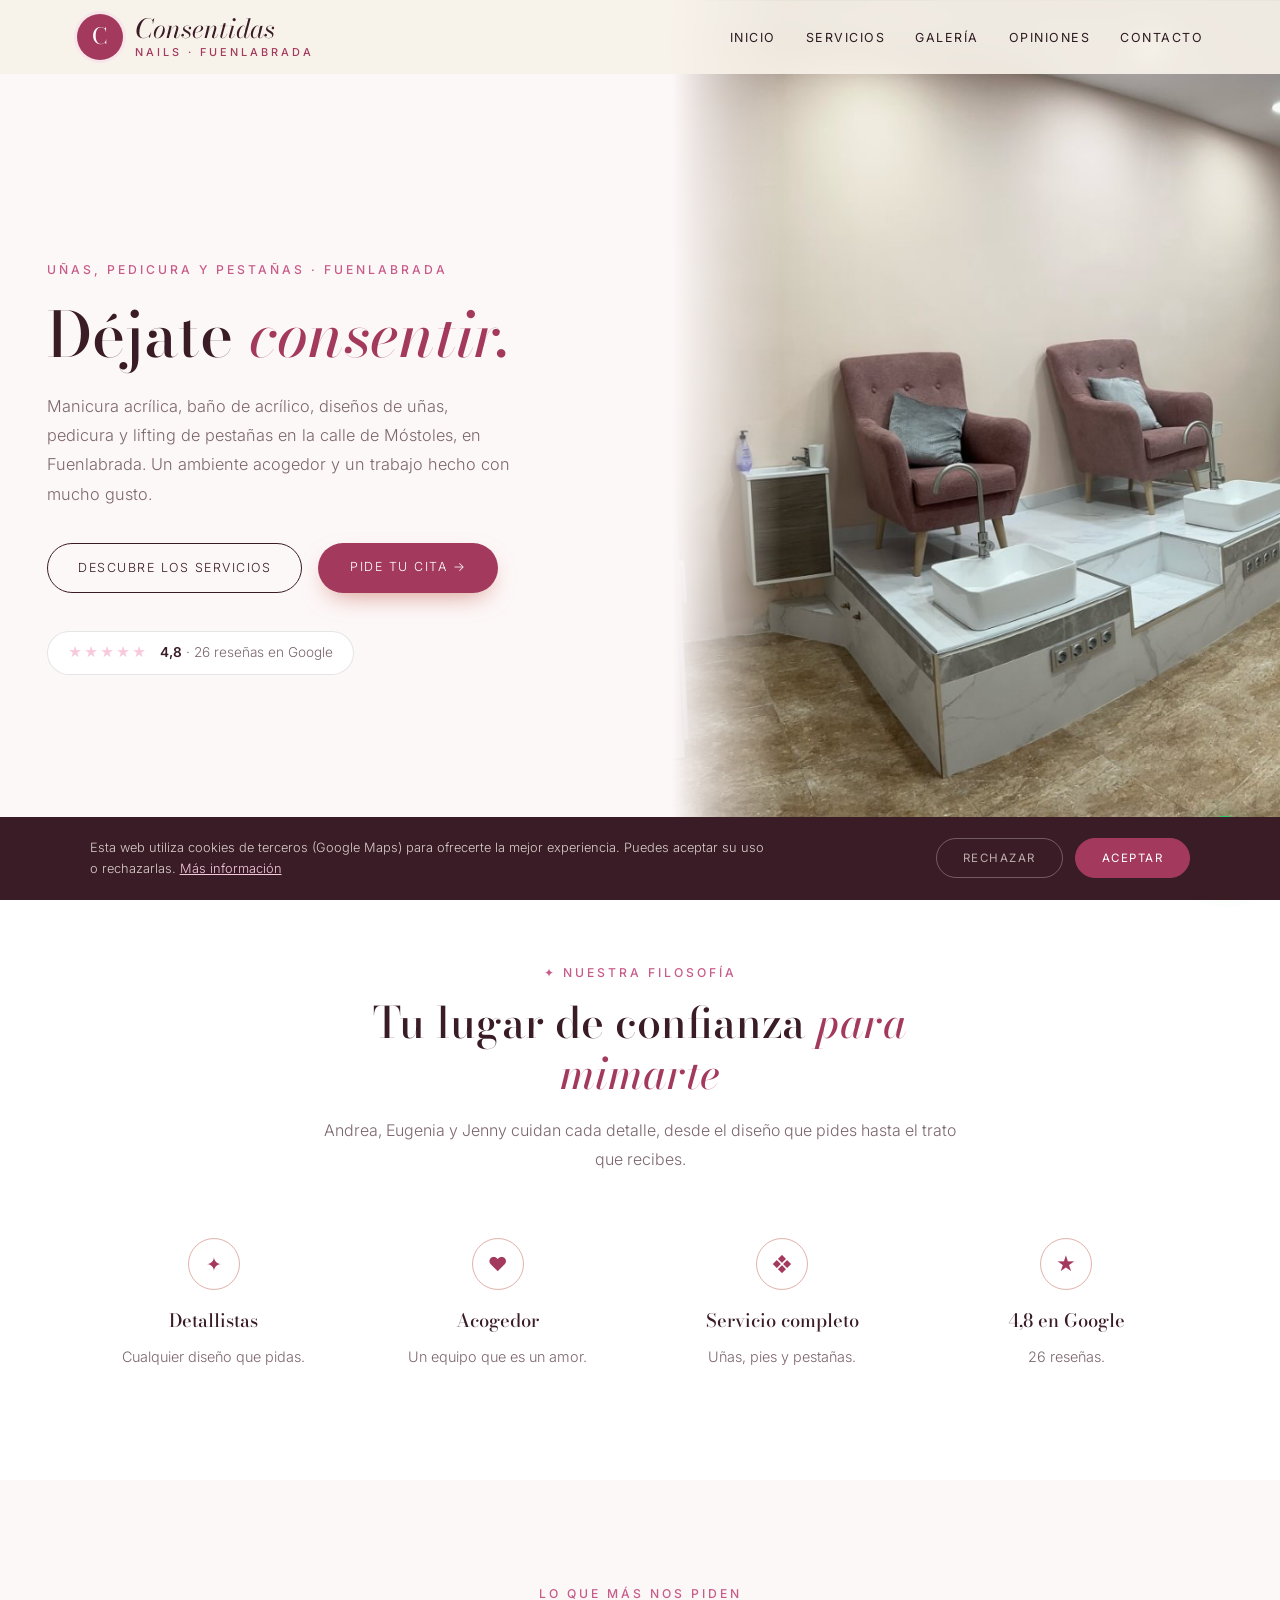
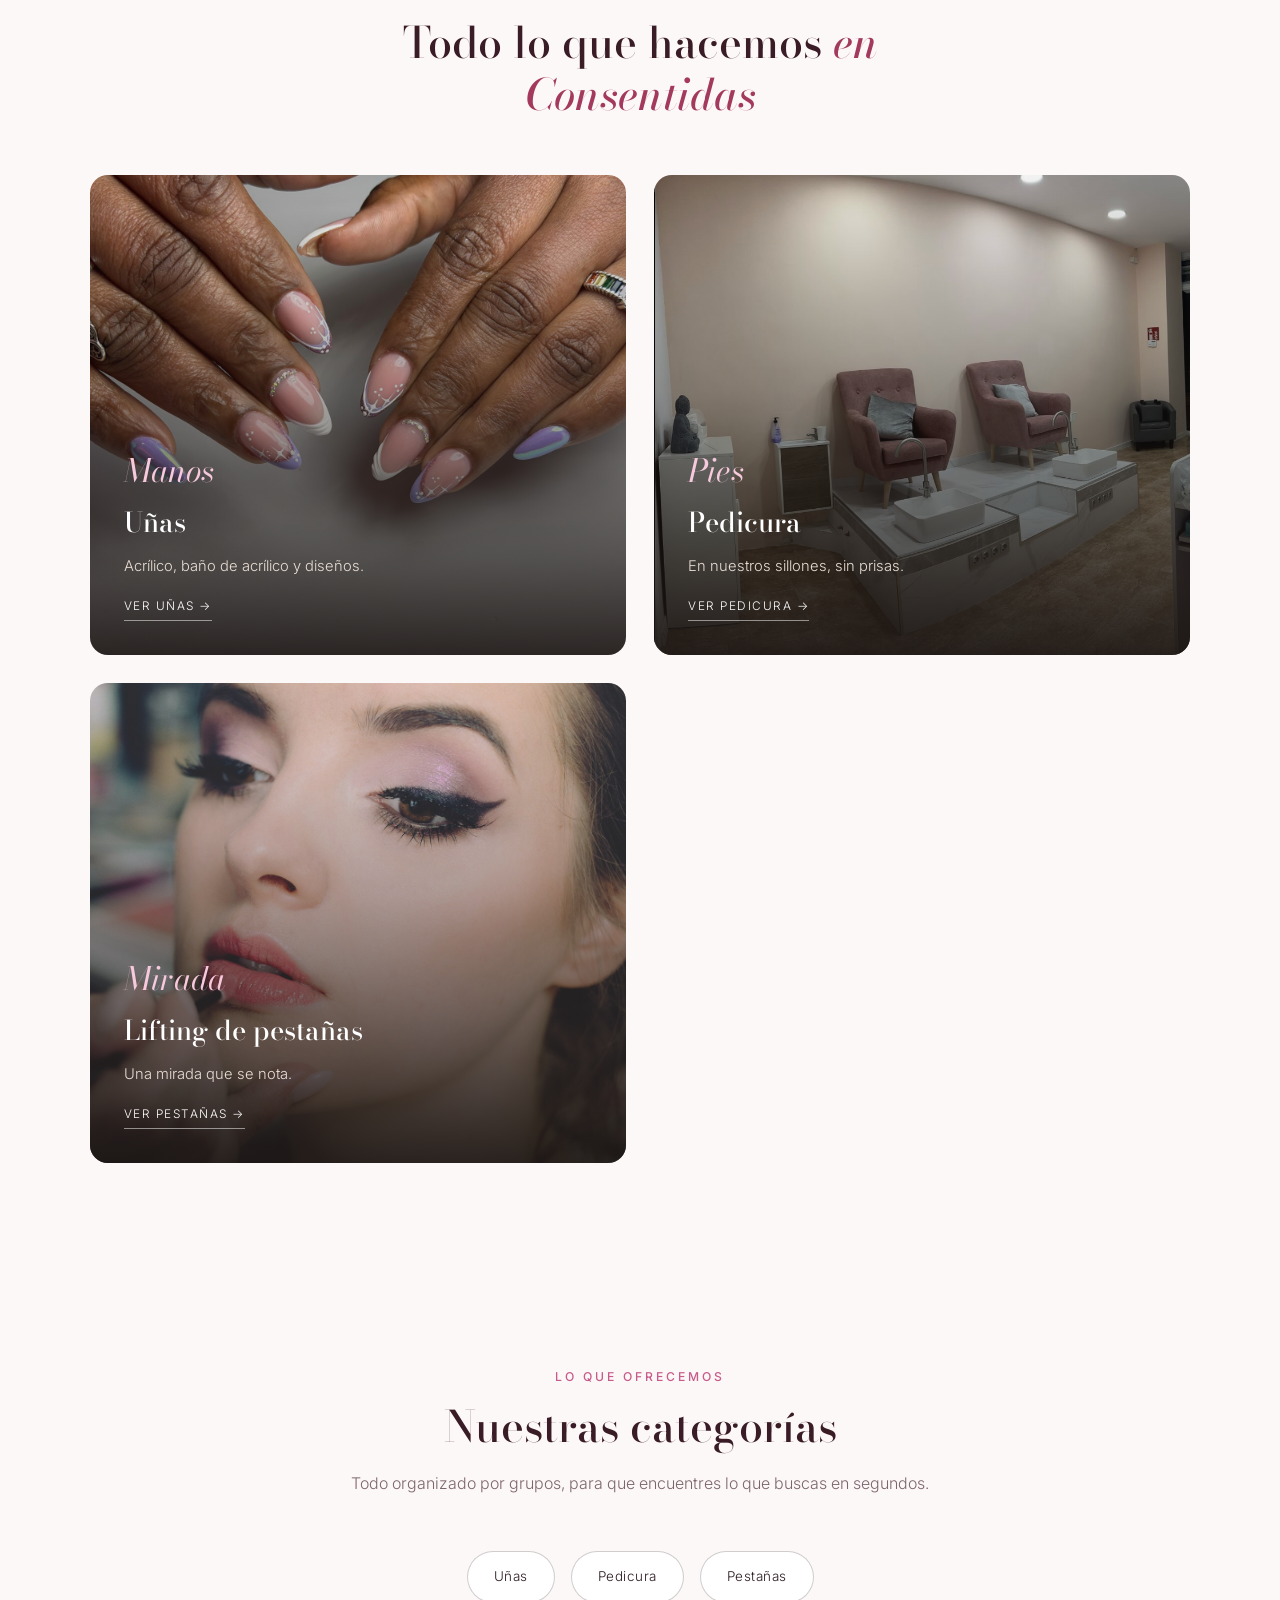
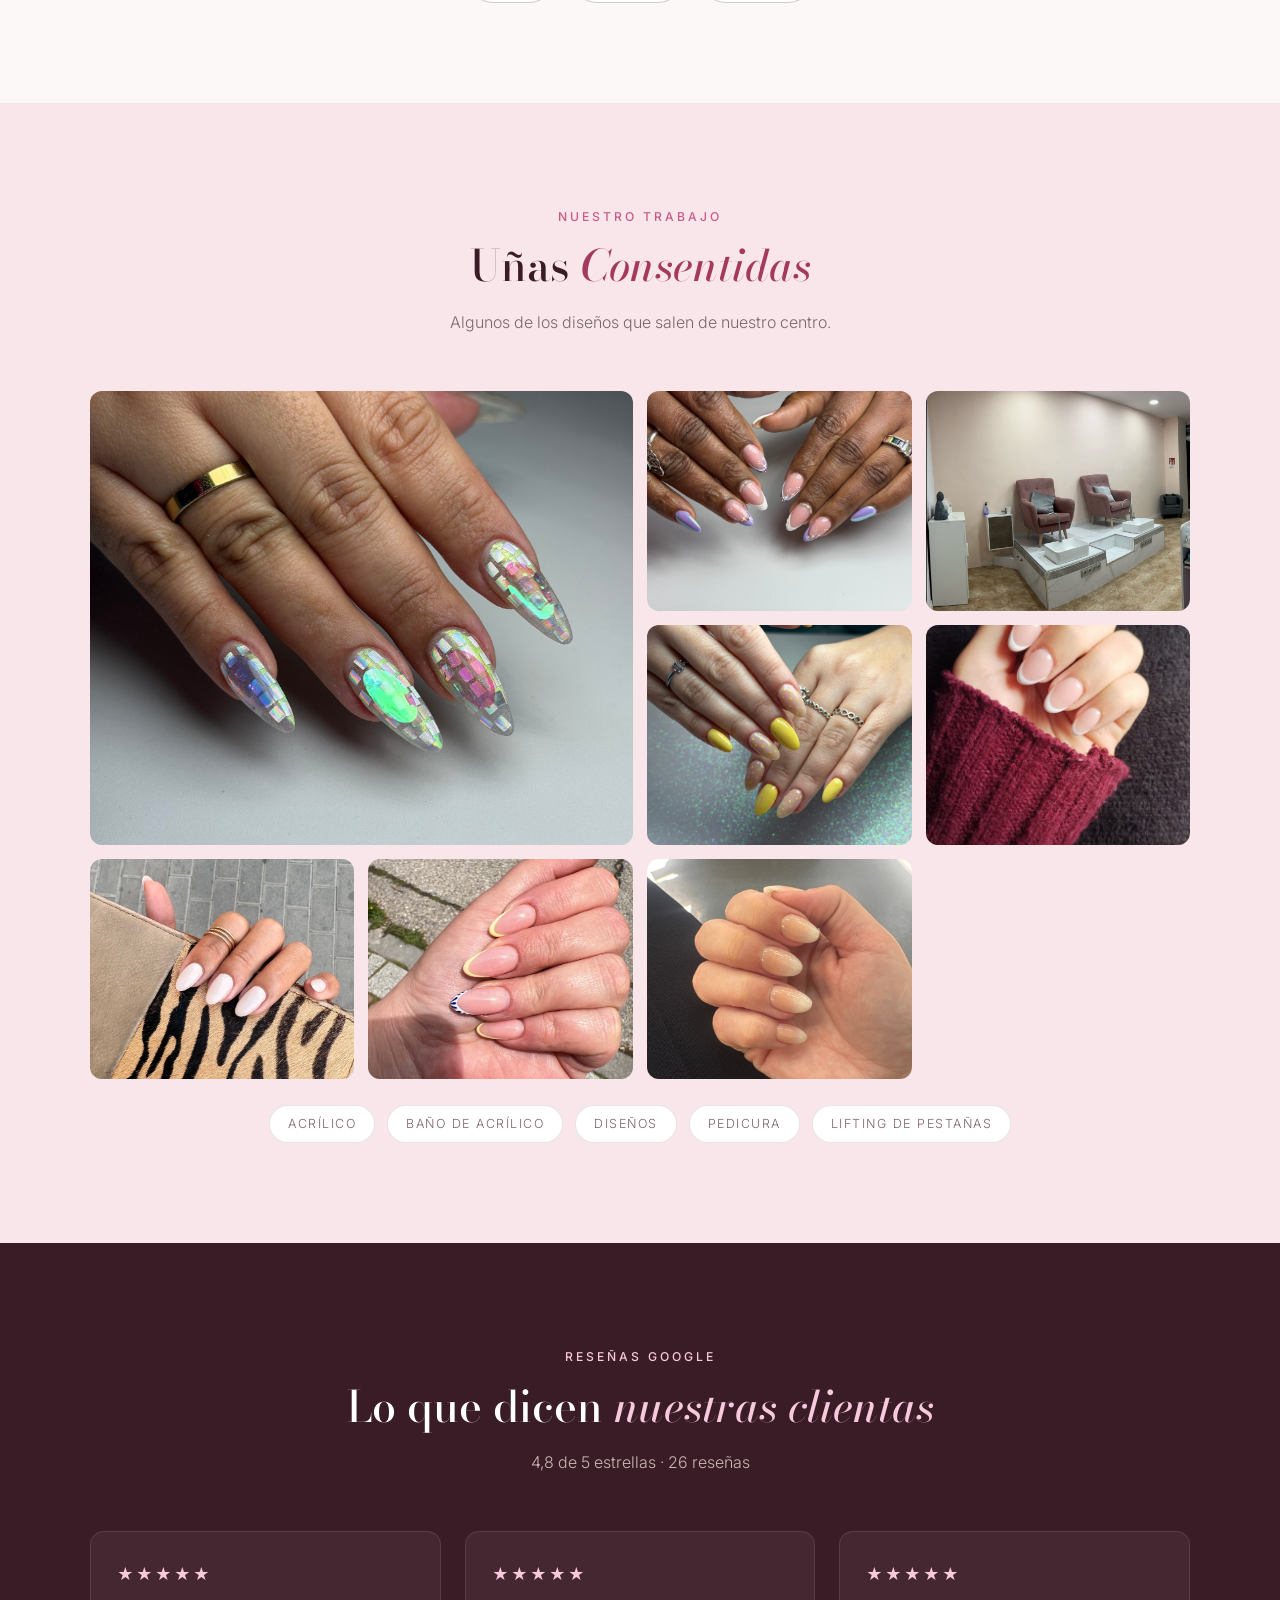
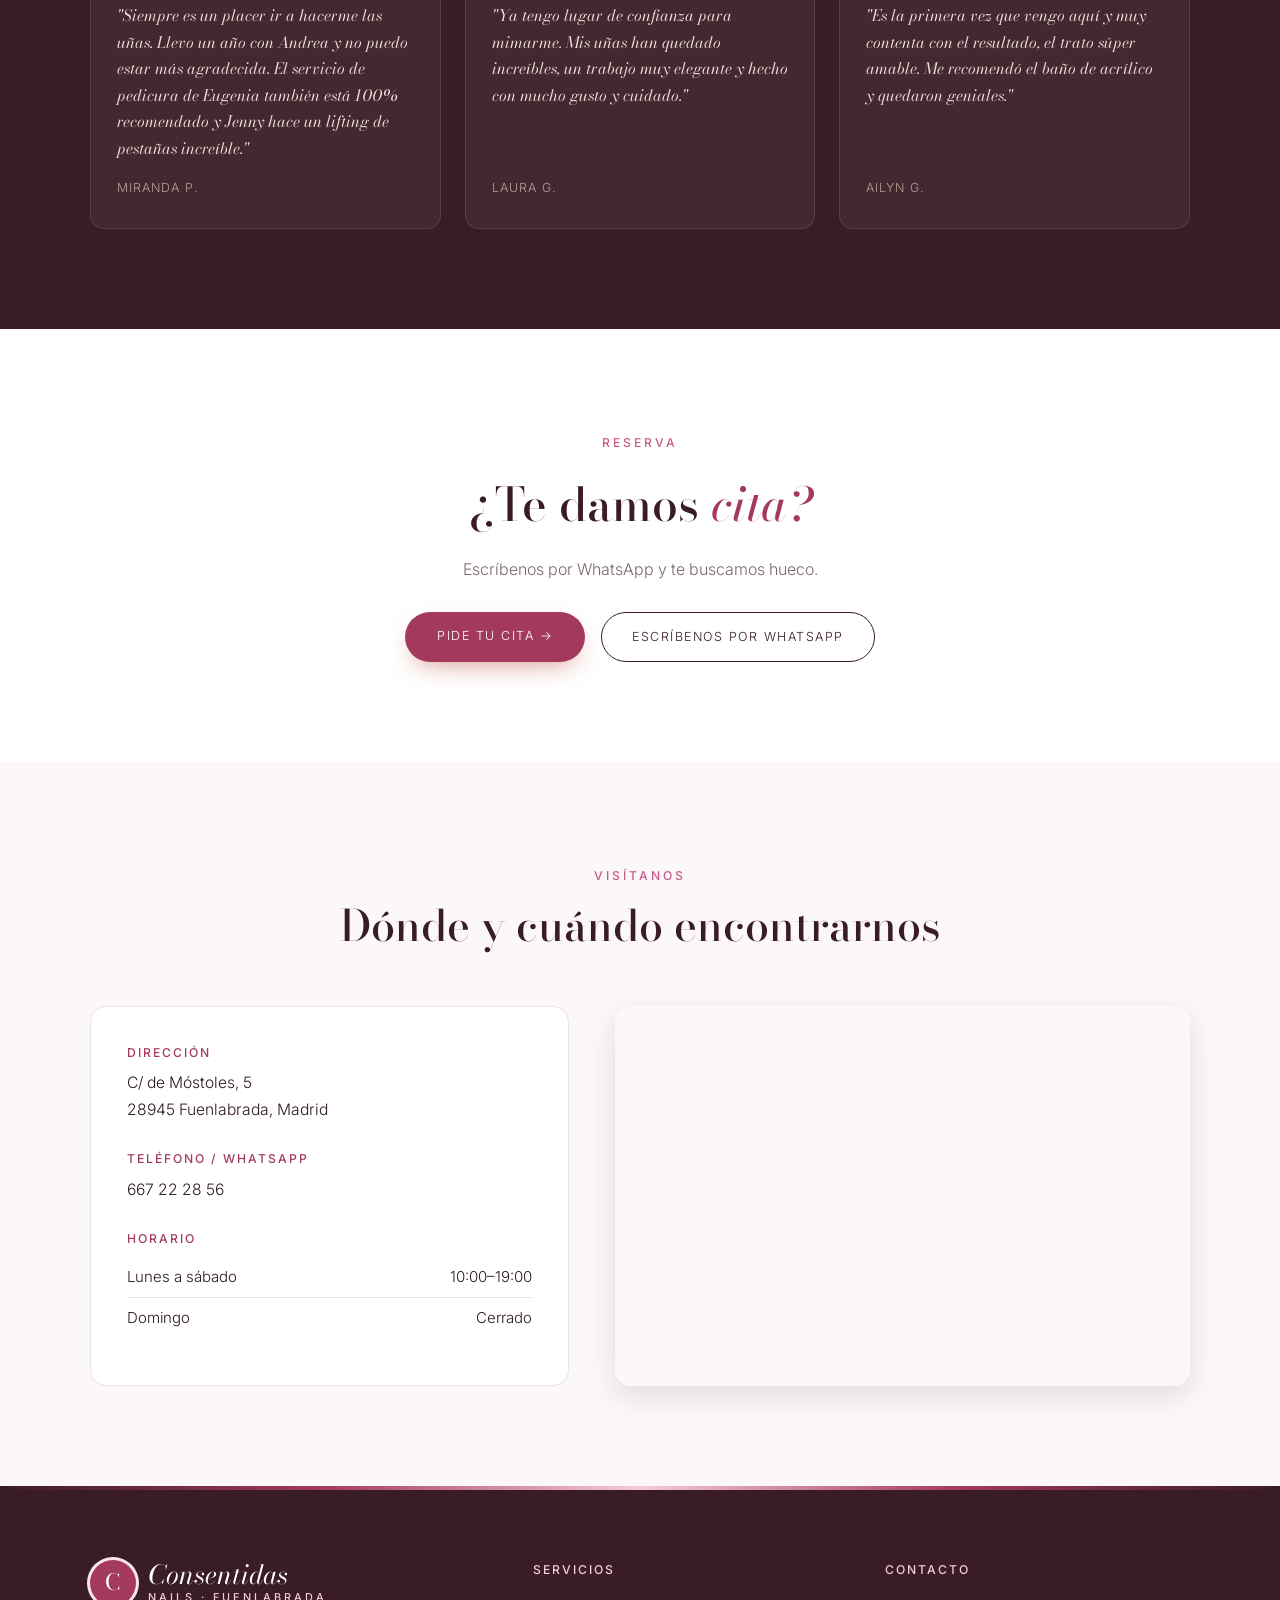
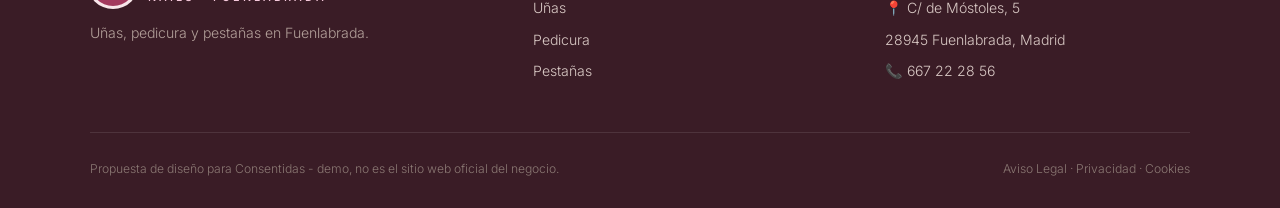
<file: index.html>
<!DOCTYPE html>
<html lang="es">
<head>
<meta charset="UTF-8">
<meta name="viewport" content="width=device-width, initial-scale=1.0">
<title>Consentidas — Uñas, pedicura y pestañas en Fuenlabrada</title>
<meta name="description" content="Consentidas, en C/ de Móstoles 5, Fuenlabrada. Manicura acrílica, baño de acrílico, diseños de uñas, pedicura y lifting de pestañas. 4,8★ en Google.">
<meta name="theme-color" content="#3a1c26">
<meta property="og:title" content="Consentidas · Fuenlabrada">
<meta property="og:image" content="maps_04.jpg">

<link rel="preconnect" href="https://fonts.googleapis.com"><link rel="preconnect" href="https://fonts.gstatic.com" crossorigin><link href="https://fonts.googleapis.com/css2?family=Bodoni+Moda:ital,wght@0,500;0,600;1,500&family=Inter:wght@300;400;500;600&display=swap" rel="stylesheet">
<link rel="stylesheet" href="styles.css">
</head>
<body>

<header id="header">
  <a href="index.html" class="logo" aria-label="Consentidas, inicio"><span class="logo-mark">C</span><span class="logo-text"><span class="script">Consentidas</span><small>nails · Fuenlabrada</small></span></a>
  <nav id="nav" aria-label="Navegación principal"><ul><li><a href="index.html#inicio">Inicio</a></li><li><a href="servicios.html">Servicios</a></li><li><a href="index.html#galeria">Galería</a></li><li><a href="index.html#opiniones">Opiniones</a></li><li><a href="index.html#contacto">Contacto</a></li></ul></nav><button class="nav-toggle" id="navToggle" aria-label="Abrir menú">☰</button>
</header>

<section class="hero" id="inicio">
  <div class="hero-text">
    <span class="eyebrow">Uñas, pedicura y pestañas · Fuenlabrada</span>
    <h1>Déjate <em>consentir.</em></h1>
    <p>Manicura acrílica, baño de acrílico, diseños de uñas, pedicura y lifting de pestañas en la calle de Móstoles, en Fuenlabrada. Un ambiente acogedor y un trabajo hecho con mucho gusto.</p>
    <div class="hero-ctas">
      <a href="servicios.html" class="btn-outline">Descubre los servicios</a>
      <a href="https://wa.me/34667222856?text=Hola%2C%20he%20visto%20vuestra%20web%20y%20me%20gustar%C3%ADa%20pedir%20cita%20en%20Consentidas" class="btn-solid" target="_blank" rel="noopener">Pide tu cita →</a>
    </div>
    <a class="hero-rating" href="https://www.google.com/maps/search/?api=1&query=Consentidas,+Calle+de+M%C3%B3stoles+5,+Fuenlabrada" target="_blank" rel="noopener"><span class="stars">★★★★★</span><span><strong>4,8</strong> · 26 reseñas en Google</span></a>
  </div>
  <div class="hero-img"><img src="maps_04.jpg" alt="Sillones de pedicura en Consentidas, Fuenlabrada" style="object-position:center 50%;"></div>
</section>

<section class="trust">
  <div class="section-head">
    <span class="eyebrow">✦ Nuestra filosofía</span>
    <h2>Tu lugar de confianza <em>para mimarte</em></h2>
    <p>Andrea, Eugenia y Jenny cuidan cada detalle, desde el diseño que pides hasta el trato que recibes.</p>
  </div>
  <div class="trust-grid">
    <div class="trust-card"><span class="trust-ic">✦</span><h3>Detallistas</h3><p>Cualquier diseño que pidas.</p></div>
    <div class="trust-card"><span class="trust-ic">♥</span><h3>Acogedor</h3><p>Un equipo que es un amor.</p></div>
    <div class="trust-card"><span class="trust-ic">❖</span><h3>Servicio completo</h3><p>Uñas, pies y pestañas.</p></div>
    <div class="trust-card"><span class="trust-ic">★</span><h3>4,8 en Google</h3><p>26 reseñas.</p></div>
  </div>
</section>

<section class="worlds">
  <div class="section-head">
    <span class="eyebrow">Lo que más nos piden</span>
    <h2>Todo lo que hacemos <em>en Consentidas</em></h2>
  </div>
  <div class="worlds-grid">
    <a href="servicios.html#unas" class="world-card"><img src="maps_01.jpg" alt="Uñas"><div class="world-text"><span class="script">Manos</span><h3>Uñas</h3><p>Acrílico, baño de acrílico y diseños.</p><span class="world-link">Ver uñas →</span></div></a>
    <a href="servicios.html#pies" class="world-card"><img src="maps_04.jpg" alt="Pedicura"><div class="world-text"><span class="script">Pies</span><h3>Pedicura</h3><p>En nuestros sillones, sin prisas.</p><span class="world-link">Ver pedicura →</span></div></a>
    <a href="servicios.html#mirada" class="world-card"><img src="stock_01.jpg" alt="Lifting de pestañas"><div class="world-text"><span class="script">Mirada</span><h3>Lifting de pestañas</h3><p>Una mirada que se nota.</p><span class="world-link">Ver pestañas →</span></div></a>
  </div>
</section>

<section>
  <div class="section-head">
    <span class="eyebrow">Lo que ofrecemos</span>
    <h2>Nuestras categorías</h2>
    <p>Todo organizado por grupos, para que encuentres lo que buscas en segundos.</p>
  </div>
  <div class="cat-pills">
    <a href="servicios.html#unas" class="cat-pill">Uñas</a>
    <a href="servicios.html#pies" class="cat-pill">Pedicura</a>
    <a href="servicios.html#mirada" class="cat-pill">Pestañas</a>
  </div>
</section>

<section class="gallery-wrap" id="galeria">
  <div class="section-head">
    <span class="eyebrow">Nuestro trabajo</span>
    <h2>Uñas <em>Consentidas</em></h2>
    <p>Algunos de los diseños que salen de nuestro centro.</p>
  </div>
  <div class="gallery">
    <figure class="big"><img src="maps_09.jpg" alt="Uñas con efecto cristal" loading="lazy"></figure>
    <figure><img src="maps_01.jpg" alt="Francesa en color lila" loading="lazy"></figure>
    <figure><img src="maps_04.jpg" alt="Zona de pedicura" loading="lazy"></figure>
    <figure><img src="maps_03.jpg" alt="Diseño en amarillo" loading="lazy"></figure>
    <figure><img src="maps_02.jpg" alt="Francesa clásica" loading="lazy"></figure>
    <figure><img src="maps_06.jpg" alt="Uñas en blanco" loading="lazy"></figure>
    <figure><img src="maps_07.jpg" alt="Francesa de color" loading="lazy"></figure>
    <figure><img src="maps_05.jpg" alt="Acabado natural" loading="lazy"></figure>
  </div>
  <div class="brands"><span>Acrílico</span><span>Baño de acrílico</span><span>Diseños</span><span>Pedicura</span><span>Lifting de pestañas</span></div>
</section>

<section class="reviews-wrap" id="opiniones">
  <div class="section-head">
    <span class="eyebrow">Reseñas Google</span>
    <h2>Lo que dicen <em>nuestras clientas</em></h2>
    <p>4,8 de 5 estrellas · 26 reseñas</p>
  </div>
  <div class="review-grid">
    <div class="review-card"><div class="stars">★★★★★</div><p>"Siempre es un placer ir a hacerme las uñas. Llevo un año con Andrea y no puedo estar más agradecida. El servicio de pedicura de Eugenia también está 100% recomendado y Jenny hace un lifting de pestañas increíble."</p><cite>Miranda P.</cite></div>
    <div class="review-card"><div class="stars">★★★★★</div><p>"Ya tengo lugar de confianza para mimarme. Mis uñas han quedado increíbles, un trabajo muy elegante y hecho con mucho gusto y cuidado."</p><cite>Laura G.</cite></div>
    <div class="review-card"><div class="stars">★★★★★</div><p>"Es la primera vez que vengo aquí y muy contenta con el resultado, el trato súper amable. Me recomendó el baño de acrílico y quedaron geniales."</p><cite>Ailyn G.</cite></div>
  </div>
</section>

<section class="cta-section">
  <span class="eyebrow">Reserva</span>
  <h2>¿Te damos <em>cita?</em></h2>
  <p>Escríbenos por WhatsApp y te buscamos hueco.</p>
  <div class="cta-row">
    <a href="https://wa.me/34667222856?text=Hola%2C%20he%20visto%20vuestra%20web%20y%20me%20gustar%C3%ADa%20pedir%20cita%20en%20Consentidas" class="btn-solid" target="_blank" rel="noopener">Pide tu cita →</a>
    <a href="https://wa.me/34667222856?text=Hola%2C%20he%20visto%20vuestra%20web%20y%20me%20gustar%C3%ADa%20pedir%20cita%20en%20Consentidas" class="btn-outline" target="_blank" rel="noopener">Escríbenos por WhatsApp</a>
  </div>
</section>

<section class="contact-section" id="contacto">
  <div class="section-head">
    <span class="eyebrow">Visítanos</span>
    <h2>Dónde y cuándo encontrarnos</h2>
  </div>
  <div class="contact-grid">
    <div class="contact-info">
      <div class="contact-block"><h3>Dirección</h3><p>C/ de Móstoles, 5<br>28945 Fuenlabrada, Madrid</p></div>
      <div class="contact-block"><h3>Teléfono / WhatsApp</h3><p><a href="tel:+34667222856">667 22 28 56</a></p></div>
      <div class="contact-block"><h3>Horario</h3><ul class="hours-list"><li><span>Lunes a sábado</span><span>10:00–19:00</span></li><li><span>Domingo</span><span>Cerrado</span></li></ul></div>
      
    </div>
    <div class="contact-map">
      <iframe title="Mapa de Consentidas" src="https://www.google.com/maps?q=Consentidas,+Calle+de+M%C3%B3stoles+5,+Fuenlabrada&output=embed" width="100%" height="100%" style="border:0;" allowfullscreen="" loading="lazy" referrerpolicy="no-referrer-when-downgrade"></iframe>
    </div>
  </div>
</section>

<footer>
  <div class="footer-grid">
    <div class="footer-brand">
      <a href="index.html" class="logo light"><span class="logo-mark">C</span><span class="logo-text"><span class="script">Consentidas</span><small>nails · Fuenlabrada</small></span></a>
      <p>Uñas, pedicura y pestañas en Fuenlabrada.</p>
    </div>
    <div><h4>Servicios</h4><ul><li><a href="servicios.html#unas">Uñas</a></li><li><a href="servicios.html#pies">Pedicura</a></li><li><a href="servicios.html#mirada">Pestañas</a></li></ul></div>
    <div><h4>Contacto</h4><ul><li>📍 C/ de Móstoles, 5</li><li>28945 Fuenlabrada, Madrid</li><li>📞 <a href="tel:+34667222856">667 22 28 56</a></li></ul></div>
  </div>
  <div class="footer-bottom">
    <span>Propuesta de diseño para Consentidas - demo, no es el sitio web oficial del negocio.</span>
    <span><a href="aviso-legal.html">Aviso Legal</a> &middot; <a href="politica-privacidad.html">Privacidad</a> &middot; <a href="politica-cookies.html">Cookies</a></span>
  </div>
</footer>

<div id="cookie-banner" class="cookie-banner"><p>Esta web utiliza cookies de terceros (Google Maps) para ofrecerte la mejor experiencia. Puedes aceptar su uso o rechazarlas. <a href="politica-cookies.html">Más información</a></p><div class="cookie-actions"><button onclick="setCookieChoice('rejected')" class="ck-reject">Rechazar</button><button onclick="setCookieChoice('accepted')" class="ck-accept">Aceptar</button></div></div>
<div class="social-fabs"><a class="wa-fab" href="https://wa.me/34667222856?text=Hola%2C%20he%20visto%20vuestra%20web%20y%20me%20gustar%C3%ADa%20pedir%20cita%20en%20Consentidas" target="_blank" rel="noopener" aria-label="Escribir por WhatsApp"><svg width="28" height="28" viewBox="0 0 24 24" fill="white"><path d="M17.5 14.4c-.3-.1-1.8-.9-2-1s-.5-.1-.7.1-.8 1-.9 1.2-.3.2-.6.1a8.2 8.2 0 0 1-2.4-1.5 9 9 0 0 1-1.7-2.1c-.2-.3 0-.5.1-.6l.4-.5.3-.5v-.5l-.9-2.2c-.2-.6-.5-.5-.7-.5h-.6a1.1 1.1 0 0 0-.8.4 3.4 3.4 0 0 0-1 2.5 5.9 5.9 0 0 0 1.2 3.1 13.5 13.5 0 0 0 5.2 4.6c2.6 1 2.6.7 3.1.6a2.6 2.6 0 0 0 1.7-1.2 2.1 2.1 0 0 0 .2-1.2c-.1-.1-.3-.2-.6-.3ZM12 21.8a9.8 9.8 0 0 1-5-1.4l-.4-.2-3.7 1 1-3.6-.2-.4A9.8 9.8 0 1 1 12 21.8Zm8.4-18.3A11.8 11.8 0 0 0 1.8 17.7L.2 23.8l6.3-1.6a11.8 11.8 0 0 0 5.6 1.4A11.8 11.8 0 0 0 20.4 3.5Z"/></svg></a></div>
<script src="main.js"></script>
</body>
</html>
</file>
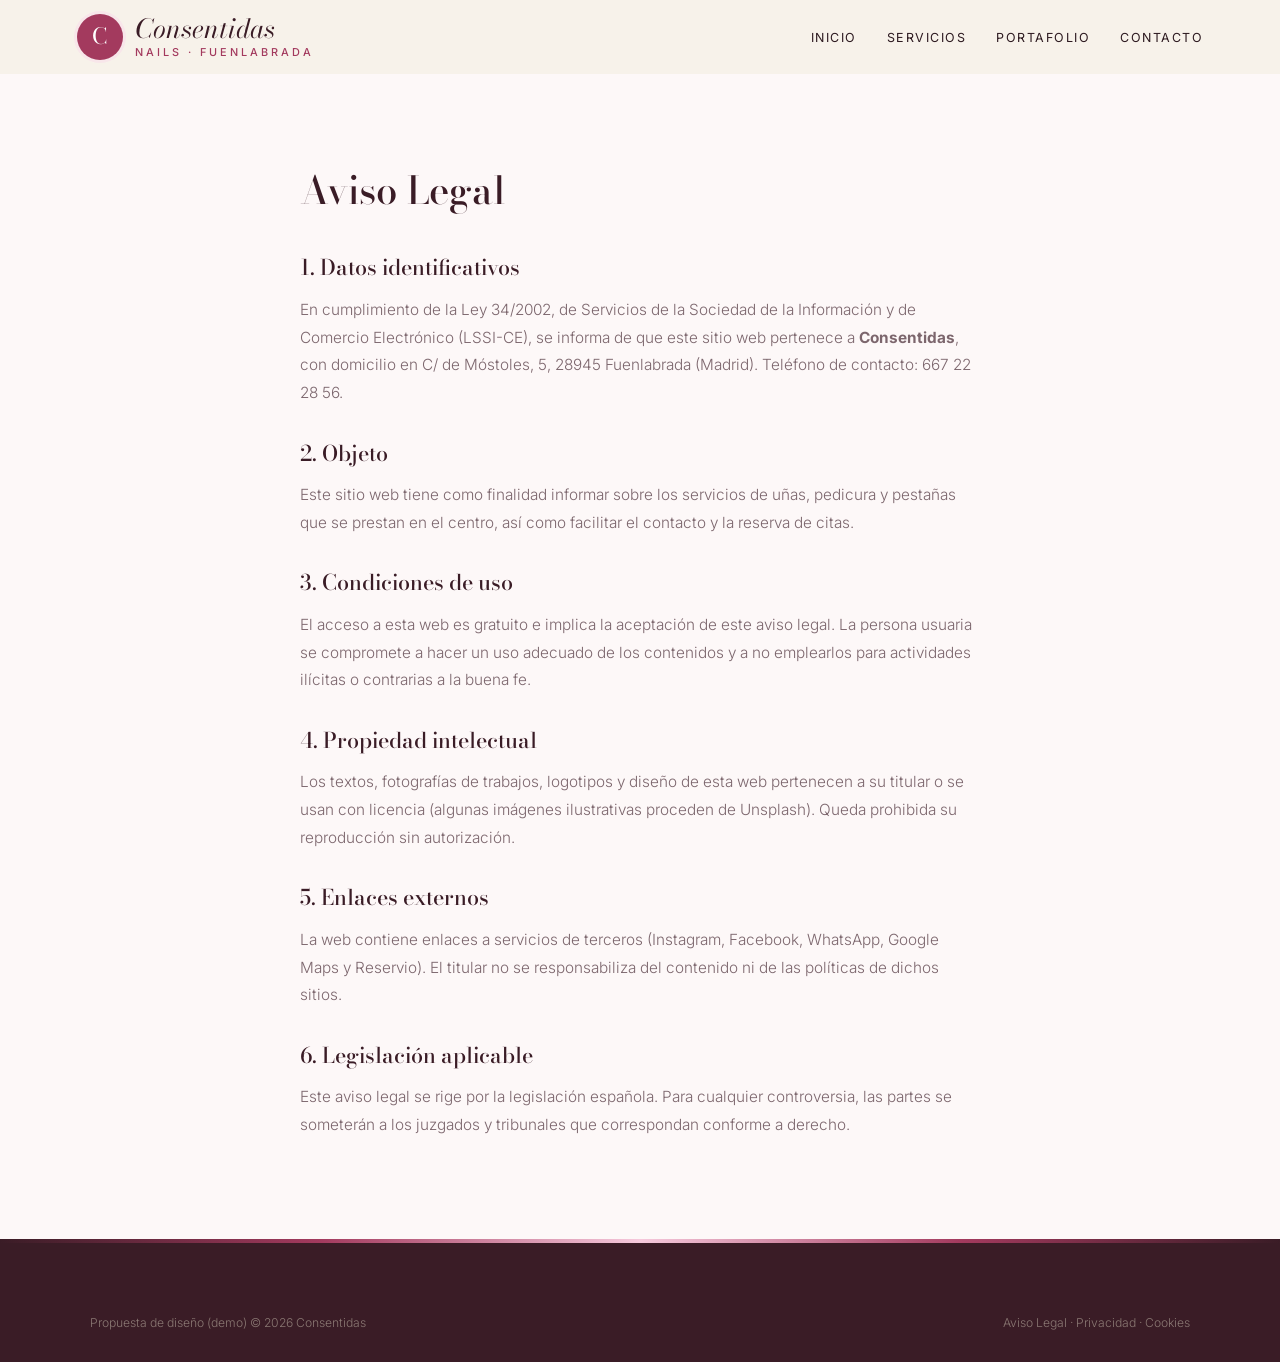
<file: aviso-legal.html>
<!DOCTYPE html>
<html lang="es">
<head>
<meta charset="UTF-8">
<meta name="viewport" content="width=device-width, initial-scale=1.0">
<title>Aviso Legal — Consentidas</title>
<meta name="robots" content="noindex">

<link rel="preconnect" href="https://fonts.googleapis.com">
<link href="https://fonts.googleapis.com/css2?family=Bodoni+Moda:ital,wght@0,500;0,600;1,500&family=Inter:wght@300;400;500;600&display=swap" rel="stylesheet">
<link rel="stylesheet" href="styles.css">
</head>
<body>
<header id="header" class="scrolled">
  <a href="index.html" class="logo" aria-label="Consentidas, inicio">
    <span class="logo-mark">C</span>
    <span class="logo-text"><span class="script">Consentidas</span><small>nails · Fuenlabrada</small></span>
  </a>
  <nav id="nav" aria-label="Navegación principal">
    <ul>
      <li><a href="index.html#inicio">Inicio</a></li>
      <li><a href="servicios.html">Servicios</a></li>
      <li><a href="portafolio.html">Portafolio</a></li>
      <li><a href="index.html#contacto">Contacto</a></li>
    </ul>
  </nav>
  <button class="nav-toggle" id="navToggle" aria-label="Abrir menú">☰</button>
</header>
<main class="legal"><h1>Aviso Legal</h1>
<h2>1. Datos identificativos</h2>
<p>En cumplimiento de la Ley 34/2002, de Servicios de la Sociedad de la Información y de Comercio Electrónico (LSSI-CE), se informa de que este sitio web pertenece a <strong>Consentidas</strong>, con domicilio en C/ de Móstoles, 5, 28945 Fuenlabrada (Madrid). Teléfono de contacto: 667 22 28 56.</p>
<h2>2. Objeto</h2>
<p>Este sitio web tiene como finalidad informar sobre los servicios de uñas, pedicura y pestañas que se prestan en el centro, así como facilitar el contacto y la reserva de citas.</p>
<h2>3. Condiciones de uso</h2>
<p>El acceso a esta web es gratuito e implica la aceptación de este aviso legal. La persona usuaria se compromete a hacer un uso adecuado de los contenidos y a no emplearlos para actividades ilícitas o contrarias a la buena fe.</p>
<h2>4. Propiedad intelectual</h2>
<p>Los textos, fotografías de trabajos, logotipos y diseño de esta web pertenecen a su titular o se usan con licencia (algunas imágenes ilustrativas proceden de Unsplash). Queda prohibida su reproducción sin autorización.</p>
<h2>5. Enlaces externos</h2>
<p>La web contiene enlaces a servicios de terceros (Instagram, Facebook, WhatsApp, Google Maps y Reservio). El titular no se responsabiliza del contenido ni de las políticas de dichos sitios.</p>
<h2>6. Legislación aplicable</h2>
<p>Este aviso legal se rige por la legislación española. Para cualquier controversia, las partes se someterán a los juzgados y tribunales que correspondan conforme a derecho.</p></main>
<footer>
  <div class="footer-bottom" style="margin-top:0">
    <span>Propuesta de diseño (demo) © 2026 Consentidas</span>
    <span><a href="aviso-legal.html">Aviso Legal</a> &middot; <a href="politica-privacidad.html">Privacidad</a> &middot; <a href="politica-cookies.html">Cookies</a></span>
  </div>
</footer>
<script src="main.js"></script>
</body>
</html>
</file>
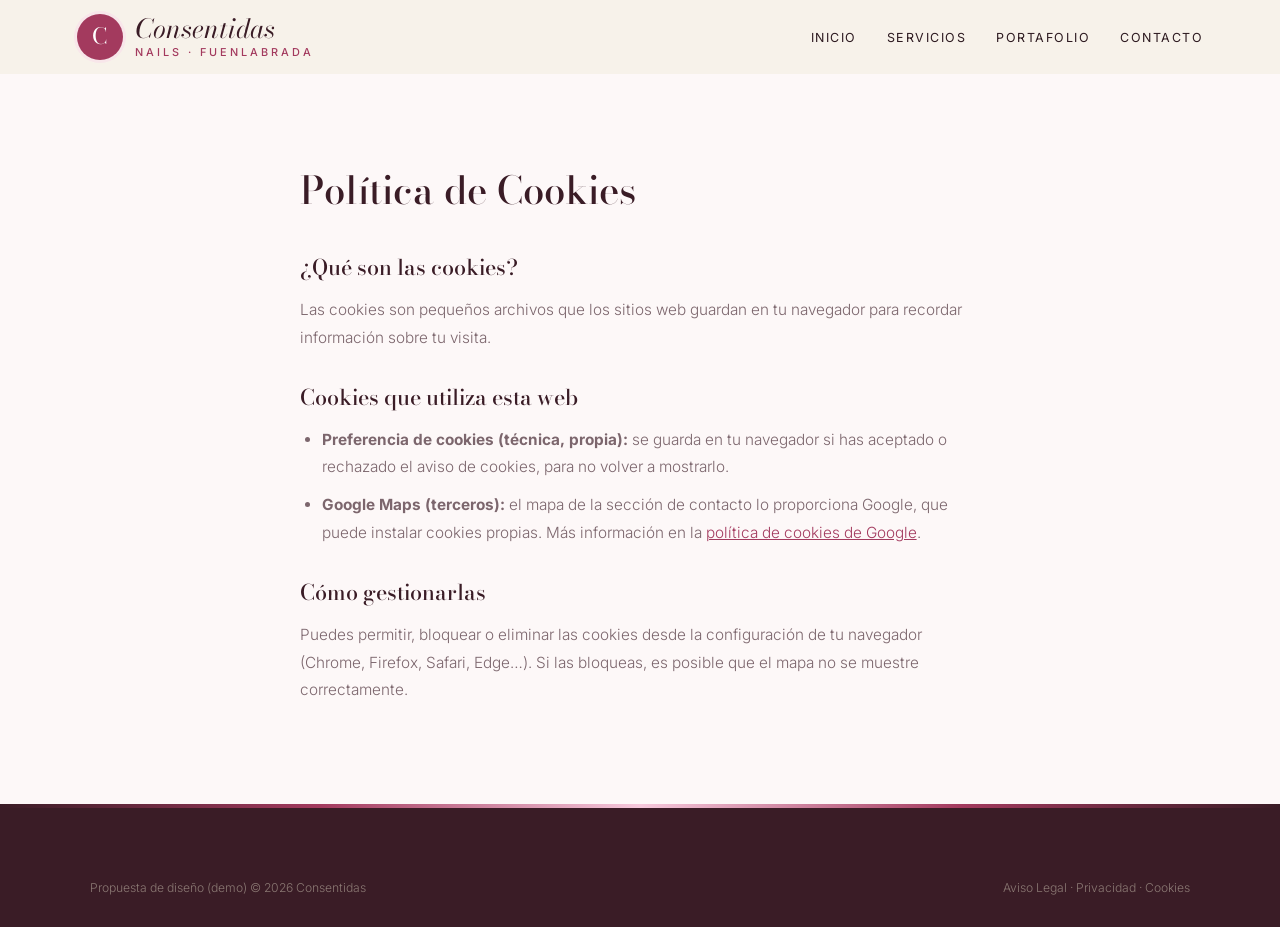
<file: politica-cookies.html>
<!DOCTYPE html>
<html lang="es">
<head>
<meta charset="UTF-8">
<meta name="viewport" content="width=device-width, initial-scale=1.0">
<title>Política de Cookies — Consentidas</title>
<meta name="robots" content="noindex">

<link rel="preconnect" href="https://fonts.googleapis.com">
<link href="https://fonts.googleapis.com/css2?family=Bodoni+Moda:ital,wght@0,500;0,600;1,500&family=Inter:wght@300;400;500;600&display=swap" rel="stylesheet">
<link rel="stylesheet" href="styles.css">
</head>
<body>
<header id="header" class="scrolled">
  <a href="index.html" class="logo" aria-label="Consentidas, inicio">
    <span class="logo-mark">C</span>
    <span class="logo-text"><span class="script">Consentidas</span><small>nails · Fuenlabrada</small></span>
  </a>
  <nav id="nav" aria-label="Navegación principal">
    <ul>
      <li><a href="index.html#inicio">Inicio</a></li>
      <li><a href="servicios.html">Servicios</a></li>
      <li><a href="portafolio.html">Portafolio</a></li>
      <li><a href="index.html#contacto">Contacto</a></li>
    </ul>
  </nav>
  <button class="nav-toggle" id="navToggle" aria-label="Abrir menú">☰</button>
</header>
<main class="legal"><h1>Política de Cookies</h1>
<h2>¿Qué son las cookies?</h2>
<p>Las cookies son pequeños archivos que los sitios web guardan en tu navegador para recordar información sobre tu visita.</p>
<h2>Cookies que utiliza esta web</h2>
<ul>
<li><strong>Preferencia de cookies (técnica, propia):</strong> se guarda en tu navegador si has aceptado o rechazado el aviso de cookies, para no volver a mostrarlo.</li>
<li><strong>Google Maps (terceros):</strong> el mapa de la sección de contacto lo proporciona Google, que puede instalar cookies propias. Más información en la <a href="https://policies.google.com/technologies/cookies" target="_blank" rel="noopener">política de cookies de Google</a>.</li>
</ul>
<h2>Cómo gestionarlas</h2>
<p>Puedes permitir, bloquear o eliminar las cookies desde la configuración de tu navegador (Chrome, Firefox, Safari, Edge…). Si las bloqueas, es posible que el mapa no se muestre correctamente.</p></main>
<footer>
  <div class="footer-bottom" style="margin-top:0">
    <span>Propuesta de diseño (demo) © 2026 Consentidas</span>
    <span><a href="aviso-legal.html">Aviso Legal</a> &middot; <a href="politica-privacidad.html">Privacidad</a> &middot; <a href="politica-cookies.html">Cookies</a></span>
  </div>
</footer>
<script src="main.js"></script>
</body>
</html>
</file>
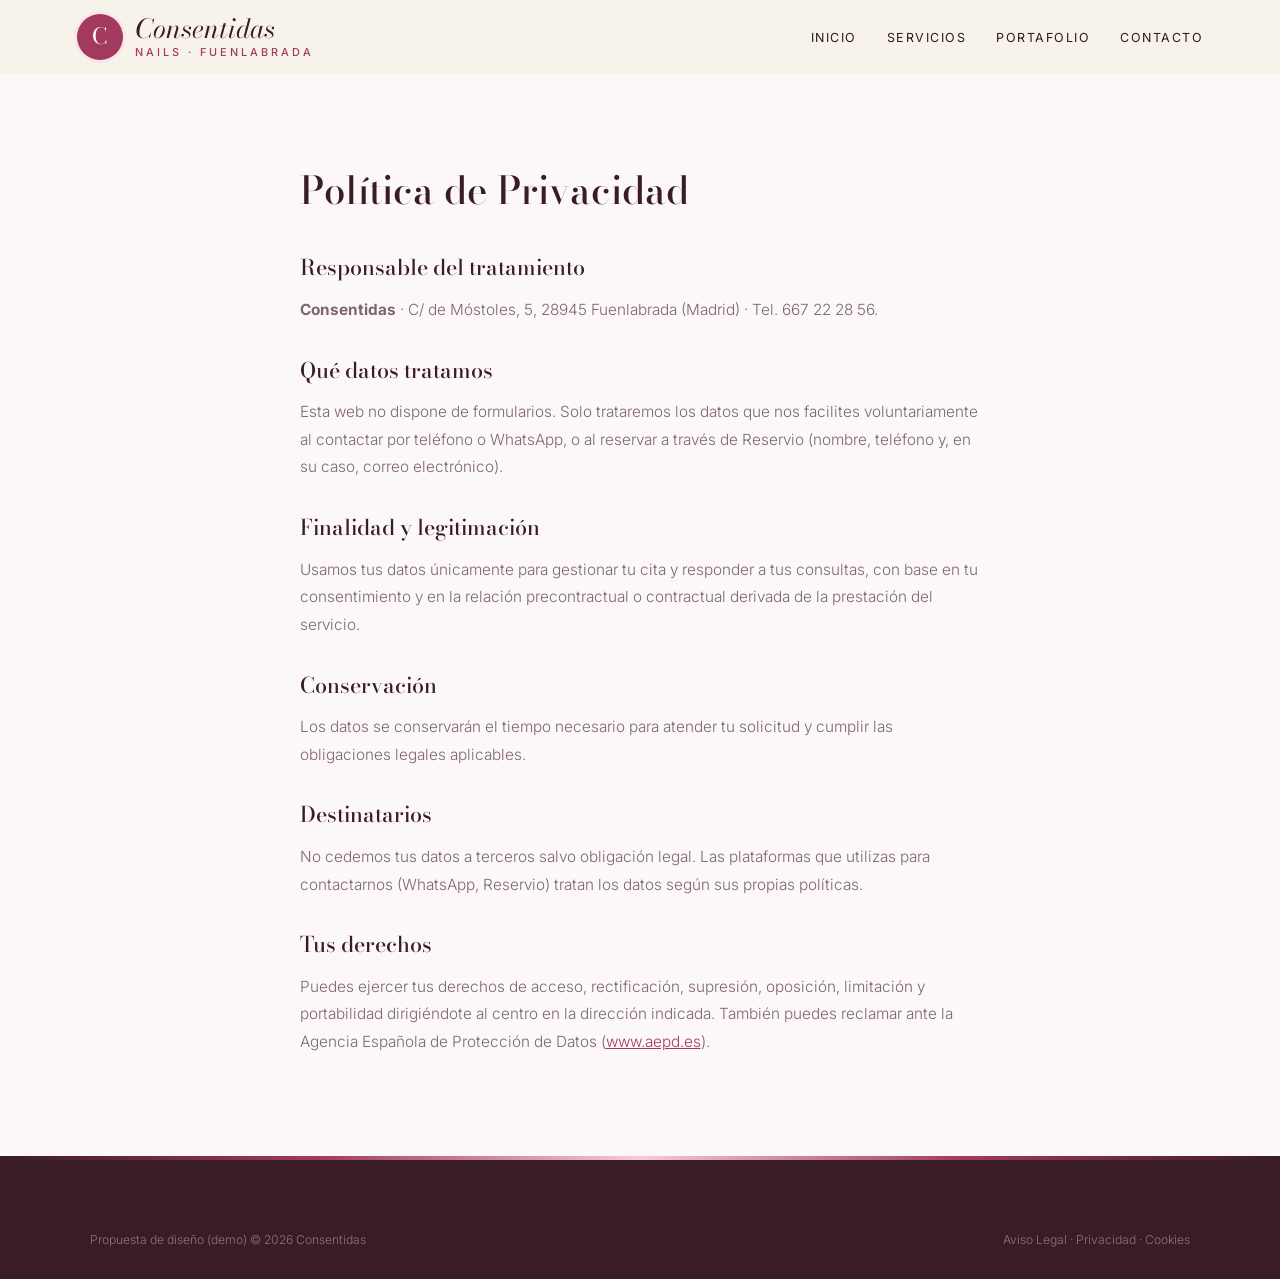
<file: politica-privacidad.html>
<!DOCTYPE html>
<html lang="es">
<head>
<meta charset="UTF-8">
<meta name="viewport" content="width=device-width, initial-scale=1.0">
<title>Política de Privacidad — Consentidas</title>
<meta name="robots" content="noindex">

<link rel="preconnect" href="https://fonts.googleapis.com">
<link href="https://fonts.googleapis.com/css2?family=Bodoni+Moda:ital,wght@0,500;0,600;1,500&family=Inter:wght@300;400;500;600&display=swap" rel="stylesheet">
<link rel="stylesheet" href="styles.css">
</head>
<body>
<header id="header" class="scrolled">
  <a href="index.html" class="logo" aria-label="Consentidas, inicio">
    <span class="logo-mark">C</span>
    <span class="logo-text"><span class="script">Consentidas</span><small>nails · Fuenlabrada</small></span>
  </a>
  <nav id="nav" aria-label="Navegación principal">
    <ul>
      <li><a href="index.html#inicio">Inicio</a></li>
      <li><a href="servicios.html">Servicios</a></li>
      <li><a href="portafolio.html">Portafolio</a></li>
      <li><a href="index.html#contacto">Contacto</a></li>
    </ul>
  </nav>
  <button class="nav-toggle" id="navToggle" aria-label="Abrir menú">☰</button>
</header>
<main class="legal"><h1>Política de Privacidad</h1>
<h2>Responsable del tratamiento</h2>
<p><strong>Consentidas</strong> · C/ de Móstoles, 5, 28945 Fuenlabrada (Madrid) · Tel. 667 22 28 56.</p>
<h2>Qué datos tratamos</h2>
<p>Esta web no dispone de formularios. Solo trataremos los datos que nos facilites voluntariamente al contactar por teléfono o WhatsApp, o al reservar a través de Reservio (nombre, teléfono y, en su caso, correo electrónico).</p>
<h2>Finalidad y legitimación</h2>
<p>Usamos tus datos únicamente para gestionar tu cita y responder a tus consultas, con base en tu consentimiento y en la relación precontractual o contractual derivada de la prestación del servicio.</p>
<h2>Conservación</h2>
<p>Los datos se conservarán el tiempo necesario para atender tu solicitud y cumplir las obligaciones legales aplicables.</p>
<h2>Destinatarios</h2>
<p>No cedemos tus datos a terceros salvo obligación legal. Las plataformas que utilizas para contactarnos (WhatsApp, Reservio) tratan los datos según sus propias políticas.</p>
<h2>Tus derechos</h2>
<p>Puedes ejercer tus derechos de acceso, rectificación, supresión, oposición, limitación y portabilidad dirigiéndote al centro en la dirección indicada. También puedes reclamar ante la Agencia Española de Protección de Datos (<a href="https://www.aepd.es" target="_blank" rel="noopener">www.aepd.es</a>).</p></main>
<footer>
  <div class="footer-bottom" style="margin-top:0">
    <span>Propuesta de diseño (demo) © 2026 Consentidas</span>
    <span><a href="aviso-legal.html">Aviso Legal</a> &middot; <a href="politica-privacidad.html">Privacidad</a> &middot; <a href="politica-cookies.html">Cookies</a></span>
  </div>
</footer>
<script src="main.js"></script>
</body>
</html>
</file>
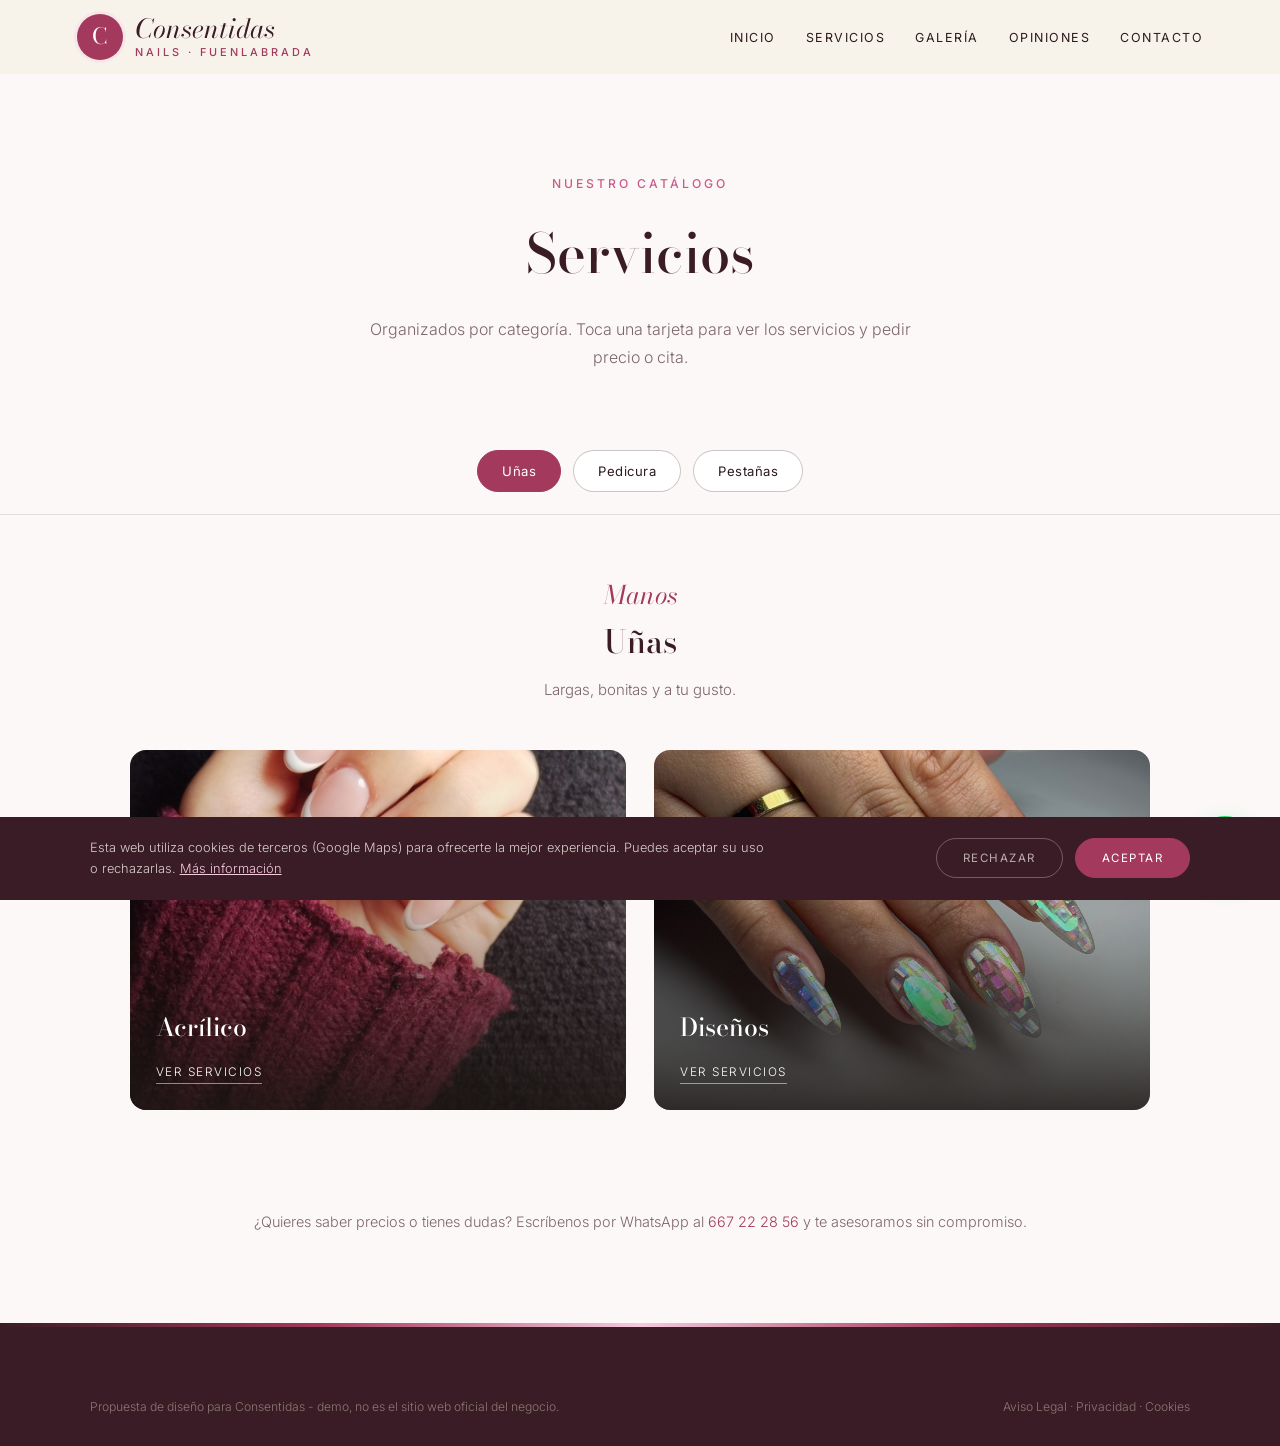
<file: servicios.html>
<!DOCTYPE html>
<html lang="es">
<head>
<meta charset="UTF-8">
<meta name="viewport" content="width=device-width, initial-scale=1.0">
<title>Servicios — Consentidas · Fuenlabrada</title>
<meta name="description" content="Servicios de Consentidas en Fuenlabrada.">

<link rel="preconnect" href="https://fonts.googleapis.com"><link rel="preconnect" href="https://fonts.gstatic.com" crossorigin><link href="https://fonts.googleapis.com/css2?family=Bodoni+Moda:ital,wght@0,500;0,600;1,500&family=Inter:wght@300;400;500;600&display=swap" rel="stylesheet">
<link rel="stylesheet" href="styles.css">
</head>
<body>

<header id="header" class="scrolled">
  <a href="index.html" class="logo" aria-label="Consentidas, inicio"><span class="logo-mark">C</span><span class="logo-text"><span class="script">Consentidas</span><small>nails · Fuenlabrada</small></span></a>
  <nav id="nav" aria-label="Navegación principal"><ul><li><a href="index.html#inicio">Inicio</a></li><li><a href="servicios.html">Servicios</a></li><li><a href="index.html#galeria">Galería</a></li><li><a href="index.html#opiniones">Opiniones</a></li><li><a href="index.html#contacto">Contacto</a></li></ul></nav><button class="nav-toggle" id="navToggle" aria-label="Abrir menú">☰</button>
</header>

<div class="page-hero">
  <span class="eyebrow">Nuestro catálogo</span>
  <h1>Servicios</h1>
  <p>Organizados por categoría. Toca una tarjeta para ver los servicios y pedir precio o cita.</p>
</div>

<div class="tabs">
  <button class="tab-btn active" data-tab="unas">Uñas</button>
  <button class="tab-btn" data-tab="pies">Pedicura</button>
  <button class="tab-btn" data-tab="mirada">Pestañas</button>
  
</div>

<div class="tab-panel active" id="unas">
  <div class="tab-intro"><span class="script">Manos</span><h2>Uñas</h2><p>Largas, bonitas y a tu gusto.</p></div>
  <div class="cat-grid">
    <div class="cat-card" onclick="openModal('acrilico')"><img src="maps_02.jpg" alt="Acrílico" loading="lazy"><div class="cat-card-text"><h3>Acrílico</h3><span>Ver servicios</span></div></div>
    <div class="cat-card" onclick="openModal('disenos')"><img src="maps_09.jpg" alt="Diseños" loading="lazy"><div class="cat-card-text"><h3>Diseños</h3><span>Ver servicios</span></div></div>
  </div>
</div>

<div class="tab-panel" id="pies">
  <div class="tab-intro"><span class="script">Pies</span><h2>Pedicura</h2><p>Con Eugenia, en nuestros sillones de pedicura.</p></div>
  <div class="cat-grid single">
    <div class="cat-card" onclick="openModal('pedicura')"><img src="maps_04.jpg" alt="Pedicura" loading="lazy"><div class="cat-card-text"><h3>Pedicura</h3><span>Ver servicios</span></div></div>
  </div>
</div>

<div class="tab-panel" id="mirada">
  <div class="tab-intro"><span class="script">Mirada</span><h2>Pestañas</h2><p>Con Jenny, para una mirada con más vida.</p></div>
  <div class="cat-grid single">
    <div class="cat-card" onclick="openModal('lifting')"><img src="stock_01.jpg" alt="Lifting de pestañas" loading="lazy"><div class="cat-card-text"><h3>Lifting de pestañas</h3><span>Ver servicios</span></div></div>
  </div>
</div>


<p class="services-note">¿Quieres saber precios o tienes dudas? Escríbenos por WhatsApp al <a href="https://wa.me/34667222856" target="_blank" rel="noopener" style="color:var(--red)">667 22 28 56</a> y te asesoramos sin compromiso.</p>

<div class="modal-overlay" id="modal-acrilico"><div class="modal">
  <button class="modal-close" onclick="closeModal('acrilico')" aria-label="Cerrar">×</button>
  <h3>Acrílico</h3><p class="modal-sub">Manicura</p>
  <div class="svc-row"><div><div class="svc-name">Manicura acrílica</div><span class="svc-desc"></span></div><div class="svc-price">Consultar</div></div>
  <div class="svc-row"><div><div class="svc-name">Baño de acrílico</div><span class="svc-desc"></span></div><div class="svc-price">Consultar</div></div>
  <a class="modal-cta alt" href="https://wa.me/34667222856?text=Hola%2C%20quiero%20informaci%C3%B3n%20sobre%20acr%C3%ADlico" target="_blank" rel="noopener">Pedir cita por WhatsApp</a>
</div></div>

<div class="modal-overlay" id="modal-disenos"><div class="modal">
  <button class="modal-close" onclick="closeModal('disenos')" aria-label="Cerrar">×</button>
  <h3>Diseños</h3><p class="modal-sub">Nail art</p>
  <div class="svc-row"><div><div class="svc-name">Diseños a tu gusto</div><span class="svc-desc"></span></div><div class="svc-price">Consultar</div></div>
  <div class="svc-row"><div><div class="svc-name">Efecto espejo</div><span class="svc-desc"></span></div><div class="svc-price">Consultar</div></div>
  <a class="modal-cta alt" href="https://wa.me/34667222856?text=Hola%2C%20quiero%20informaci%C3%B3n%20sobre%20dise%C3%B1os" target="_blank" rel="noopener">Pedir cita por WhatsApp</a>
</div></div>

<div class="modal-overlay" id="modal-pedicura"><div class="modal">
  <button class="modal-close" onclick="closeModal('pedicura')" aria-label="Cerrar">×</button>
  <h3>Pedicura</h3><p class="modal-sub">Pies cuidados</p>
  <div class="svc-row"><div><div class="svc-name">Pedicura</div><span class="svc-desc"></span></div><div class="svc-price">Consultar</div></div>
  <a class="modal-cta alt" href="https://wa.me/34667222856?text=Hola%2C%20quiero%20informaci%C3%B3n%20sobre%20pedicura" target="_blank" rel="noopener">Pedir cita por WhatsApp</a>
</div></div>

<div class="modal-overlay" id="modal-lifting"><div class="modal">
  <button class="modal-close" onclick="closeModal('lifting')" aria-label="Cerrar">×</button>
  <h3>Lifting de pestañas</h3><p class="modal-sub">Mirada</p>
  <div class="svc-row"><div><div class="svc-name">Lifting de pestañas</div><span class="svc-desc"></span></div><div class="svc-price">Consultar</div></div>
  <a class="modal-cta alt" href="https://wa.me/34667222856?text=Hola%2C%20quiero%20informaci%C3%B3n%20sobre%20lifting%20de%20pesta%C3%B1as" target="_blank" rel="noopener">Pedir cita por WhatsApp</a>
</div></div>


<footer>
  <div class="footer-bottom" style="margin-top:0">
    <span>Propuesta de diseño para Consentidas - demo, no es el sitio web oficial del negocio.</span>
    <span><a href="aviso-legal.html">Aviso Legal</a> &middot; <a href="politica-privacidad.html">Privacidad</a> &middot; <a href="politica-cookies.html">Cookies</a></span>
  </div>
</footer>

<div id="cookie-banner" class="cookie-banner"><p>Esta web utiliza cookies de terceros (Google Maps) para ofrecerte la mejor experiencia. Puedes aceptar su uso o rechazarlas. <a href="politica-cookies.html">Más información</a></p><div class="cookie-actions"><button onclick="setCookieChoice('rejected')" class="ck-reject">Rechazar</button><button onclick="setCookieChoice('accepted')" class="ck-accept">Aceptar</button></div></div>
<div class="social-fabs"><a class="wa-fab" href="https://wa.me/34667222856?text=Hola%2C%20he%20visto%20vuestra%20web%20y%20me%20gustar%C3%ADa%20pedir%20cita%20en%20Consentidas" target="_blank" rel="noopener" aria-label="Escribir por WhatsApp"><svg width="28" height="28" viewBox="0 0 24 24" fill="white"><path d="M17.5 14.4c-.3-.1-1.8-.9-2-1s-.5-.1-.7.1-.8 1-.9 1.2-.3.2-.6.1a8.2 8.2 0 0 1-2.4-1.5 9 9 0 0 1-1.7-2.1c-.2-.3 0-.5.1-.6l.4-.5.3-.5v-.5l-.9-2.2c-.2-.6-.5-.5-.7-.5h-.6a1.1 1.1 0 0 0-.8.4 3.4 3.4 0 0 0-1 2.5 5.9 5.9 0 0 0 1.2 3.1 13.5 13.5 0 0 0 5.2 4.6c2.6 1 2.6.7 3.1.6a2.6 2.6 0 0 0 1.7-1.2 2.1 2.1 0 0 0 .2-1.2c-.1-.1-.3-.2-.6-.3ZM12 21.8a9.8 9.8 0 0 1-5-1.4l-.4-.2-3.7 1 1-3.6-.2-.4A9.8 9.8 0 1 1 12 21.8Zm8.4-18.3A11.8 11.8 0 0 0 1.8 17.7L.2 23.8l6.3-1.6a11.8 11.8 0 0 0 5.6 1.4A11.8 11.8 0 0 0 20.4 3.5Z"/></svg></a></div>
<script src="main.js"></script>
</body>
</html>
</file>
<file: styles.css>
:root{
  --cream:#fdf8f8; --paper:#ffffff; --tint:#f8e6ea; --ink:#2d1a20; --dark:#3a1c26; --muted:#7c666d;
  --red:#a33a5e; --red-dark:#7f2a48; --teal:#c75c8a; --gold:#f6c9dc; --line:rgba(0,0,0,.1);
  --brand-gradient:linear-gradient(90deg,#3a1c26,#a33a5e,#f6c9dc,#a33a5e,#3a1c26);
}
*{margin:0;padding:0;box-sizing:border-box;}
html{scroll-behavior:smooth;}
body{font-family:'Inter',sans-serif;background:var(--cream);color:var(--ink);overflow-x:hidden;font-weight:300;line-height:1.6;}
a{text-decoration:none;color:inherit;}
h1,h2,h3{font-family:'Bodoni Moda',serif;font-weight:500;}
h1 em,h2 em{font-style:italic;color:var(--red);}
img{max-width:100%;display:block;}
.script{font-family:'Bodoni Moda',serif;font-style:italic;}

/* HEADER */
header{position:fixed;top:0;left:0;right:0;z-index:100;display:flex;justify-content:space-between;align-items:center;padding:14px 6%;background:rgba(247,241,233,.92);backdrop-filter:blur(10px);-webkit-backdrop-filter:blur(10px);transition:box-shadow .3s,padding .3s;}
header.scrolled{box-shadow:0 2px 24px rgba(28,22,20,.1);padding:8px 6%;}
.logo{display:flex;align-items:center;gap:12px;color:var(--dark);}
.logo-badge{width:58px;height:58px;border-radius:50%;object-fit:cover;box-shadow:0 0 0 2px var(--gold),0 6px 16px rgba(28,22,20,.15);transition:width .3s,height .3s;}
header.scrolled .logo-badge{width:46px;height:46px;}
.logo-text{display:flex;flex-direction:column;line-height:1;}
.logo-text .script{font-size:1.65rem;color:var(--dark);}
.logo-text small{font-size:.68rem;letter-spacing:3px;text-transform:uppercase;color:var(--red);margin-top:4px;font-weight:500;}
.logo.light .logo-text .script{color:#fff;}
.logo.light .logo-text small{color:var(--gold);}
nav ul{list-style:none;display:flex;gap:30px;}
nav a{font-size:.78rem;letter-spacing:1.5px;text-transform:uppercase;font-weight:400;position:relative;padding:4px 0;}
nav a::after{content:"";position:absolute;left:0;bottom:-2px;height:1px;width:100%;background:var(--red);transform:scaleX(0);transform-origin:right;transition:transform .3s;}
nav a:hover::after{transform:scaleX(1);transform-origin:left;}
.nav-toggle{display:none;font-size:1.6rem;background:none;border:none;color:var(--dark);cursor:pointer;}

/* BOTONES */
.btn-outline{display:inline-block;border:1px solid var(--dark);color:var(--dark);padding:14px 30px;font-size:.78rem;letter-spacing:1.5px;text-transform:uppercase;border-radius:40px;transition:all .25s;}
.btn-outline:hover{background:var(--dark);color:var(--cream);}
.btn-outline.light{border-color:rgba(255,255,255,.5);color:#fff;}
.btn-outline.light:hover{background:#fff;color:var(--dark);}
.btn-solid{display:inline-block;background:var(--red);color:#fff;padding:14px 32px;font-size:.78rem;letter-spacing:1.5px;text-transform:uppercase;border-radius:40px;transition:transform .25s,box-shadow .25s,background .25s;box-shadow:0 10px 26px -10px rgba(181,64,44,.6);}
.btn-solid:hover{transform:translateY(-2px);background:var(--red-dark);}

/* HERO */
.hero{min-height:95vh;display:grid;grid-template-columns:1.05fr .95fr;align-items:stretch;padding:0;}
.hero-text{display:flex;flex-direction:column;justify-content:center;padding:150px 7% 70px;}
.eyebrow{display:inline-block;color:var(--teal);text-transform:uppercase;letter-spacing:3px;font-size:.76rem;font-weight:500;}
.hero-text .eyebrow{margin-bottom:20px;}
.hero-text h1{font-size:clamp(2.4rem,5vw,3.9rem);line-height:1.12;margin-bottom:22px;color:var(--dark);}
.hero-text p{font-size:1.02rem;color:var(--muted);max-width:470px;line-height:1.8;margin-bottom:34px;}
.hero-ctas{display:flex;gap:16px;flex-wrap:wrap;}
.hero-rating{display:inline-flex;align-items:center;gap:12px;margin-top:38px;padding:10px 20px;border:1px solid var(--line);border-radius:40px;background:var(--paper);font-size:.85rem;color:var(--muted);align-self:flex-start;}
.hero-rating strong{color:var(--dark);font-weight:600;}
.stars{color:var(--gold);letter-spacing:2px;}
.hero-img{position:relative;overflow:hidden;}
.hero-img img{width:100%;height:100%;object-fit:cover;position:absolute;inset:0;}
.hero-img::after{content:"";position:absolute;inset:0;background:linear-gradient(90deg,var(--cream) 0%,rgba(247,241,233,0) 18%);}

/* SECCIONES */
section{padding:100px 7%;}
.section-head{text-align:center;max-width:640px;margin:0 auto 54px;}
.section-head h2{font-size:clamp(1.9rem,4vw,2.7rem);margin-top:12px;color:var(--dark);line-height:1.2;}
.section-head p{margin-top:16px;color:var(--muted);line-height:1.8;}

.trust{background:var(--paper);border-top:4px solid transparent;border-image:var(--brand-gradient) 1;}
.trust-grid{display:grid;grid-template-columns:repeat(auto-fit,minmax(230px,1fr));gap:36px;max-width:1150px;margin:0 auto;}
.trust-card{text-align:center;padding:10px;}
.trust-ic{display:inline-grid;place-items:center;width:52px;height:52px;border-radius:50%;border:1px solid rgba(181,64,44,.4);color:var(--red);font-size:1.2rem;margin-bottom:16px;}
.trust-card h3{font-size:1.15rem;color:var(--dark);margin-bottom:10px;}
.trust-card p{font-size:.9rem;color:var(--muted);line-height:1.7;}

/* DOS MUNDOS */
.worlds{background:var(--cream);}
.worlds-grid{display:grid;grid-template-columns:1fr 1fr;gap:28px;max-width:1150px;margin:0 auto;}
.world-card{position:relative;border-radius:18px;overflow:hidden;min-height:480px;display:flex;align-items:flex-end;color:#fff;}
.world-card img{position:absolute;inset:0;width:100%;height:100%;object-fit:cover;transition:transform .6s;}
.world-card:hover img{transform:scale(1.05);}
.world-card::after{content:"";position:absolute;inset:0;background:linear-gradient(to top,rgba(28,22,20,.92) 0%,rgba(28,22,20,.35) 55%,rgba(28,22,20,.05) 100%);}
.world-text{position:relative;z-index:2;padding:34px;}
.world-text .script{font-size:2rem;color:var(--gold);}
.world-text h3{font-size:1.7rem;margin:4px 0 10px;}
.world-text p{font-size:.92rem;color:#eadfd6;line-height:1.7;max-width:440px;}
.world-link{display:inline-block;margin-top:18px;font-size:.74rem;letter-spacing:1.5px;text-transform:uppercase;border-bottom:1px solid rgba(255,255,255,.5);padding-bottom:4px;}

/* PILLS */
.cat-pills{display:flex;flex-wrap:wrap;gap:16px;justify-content:center;max-width:1000px;margin:0 auto;}
.cat-pill{border:1px solid rgba(43,33,29,.22);padding:14px 26px;border-radius:30px;font-size:.84rem;letter-spacing:.5px;transition:all .2s;background:var(--paper);}
.cat-pill:hover{background:var(--red);color:#fff;border-color:var(--red);}

/* GALERIA */
.gallery-wrap{background:var(--tint);}
.gallery{max-width:1200px;margin:0 auto;display:grid;grid-template-columns:repeat(4,1fr);grid-auto-rows:220px;gap:14px;}
.gallery figure{overflow:hidden;border-radius:12px;margin:0;}
.gallery img{width:100%;height:100%;object-fit:cover;transition:transform .5s;}
.gallery figure:hover img{transform:scale(1.05);}
.gallery .big{grid-column:span 2;grid-row:span 2;}

/* RESEÑAS */
.reviews-wrap{background:var(--dark);color:#fff;position:relative;}
.reviews-wrap .section-head h2{color:#fff;}
.reviews-wrap .section-head h2 em{color:var(--gold);}
.reviews-wrap .section-head p{color:#c9b9b2;}
.reviews-wrap .eyebrow{color:var(--gold);}
.review-grid{display:grid;grid-template-columns:repeat(auto-fit,minmax(300px,1fr));gap:24px;max-width:1150px;margin:0 auto;}
.review-card{background:rgba(255,255,255,.05);border:1px solid rgba(255,255,255,.1);padding:30px 26px;border-radius:14px;display:flex;flex-direction:column;}
.review-card .stars{margin-bottom:14px;}
.review-card p{font-family:'Bodoni Moda',serif;font-size:.98rem;color:#eadfd6;line-height:1.7;font-style:italic;margin-bottom:16px;flex:1;}
.review-card cite{font-size:.78rem;color:#b3a099;font-style:normal;text-transform:uppercase;letter-spacing:1px;}

/* CTA */
.cta-section{text-align:center;background:var(--paper);}
.cta-section h2{font-size:clamp(2rem,4vw,2.9rem);color:var(--dark);margin:14px 0 14px;}
.cta-section p{color:var(--muted);margin-bottom:30px;}
.cta-row{display:flex;gap:16px;justify-content:center;flex-wrap:wrap;}

/* CONTACTO */
.contact-section{background:var(--cream);}
.contact-grid{display:grid;grid-template-columns:1fr 1.2fr;gap:46px;max-width:1150px;margin:0 auto;align-items:stretch;}
.contact-info{display:flex;flex-direction:column;gap:26px;background:var(--paper);border:1px solid var(--line);border-radius:16px;padding:36px;}
.contact-block h3{font-family:'Inter',sans-serif;font-size:.76rem;text-transform:uppercase;letter-spacing:2px;color:var(--red);font-weight:500;margin-bottom:8px;}
.contact-block p{font-size:.98rem;color:var(--ink);line-height:1.7;}
.contact-block a:hover{color:var(--red);}
.hours-list{list-style:none;}
.hours-list li{display:flex;justify-content:space-between;gap:20px;padding:8px 0;border-bottom:1px solid var(--line);font-size:.94rem;}
.hours-list li:last-child{border-bottom:none;}
.contact-map{border-radius:16px;overflow:hidden;min-height:380px;box-shadow:0 10px 30px rgba(28,22,20,.12);}
.contact-map iframe{display:block;min-height:380px;}

/* FOOTER */
footer{background:var(--dark);color:#d9c9c5;padding:70px 7% 30px;border-top:4px solid transparent;border-image:var(--brand-gradient) 1;}
.footer-grid{display:grid;grid-template-columns:1.3fr 1fr 1fr;gap:46px;max-width:1200px;margin:0 auto;padding-bottom:40px;border-bottom:1px solid rgba(255,255,255,.1);}
.footer-brand p{font-size:.88rem;color:#b3a09a;margin-top:16px;}
footer h4{font-size:.76rem;text-transform:uppercase;letter-spacing:2px;color:var(--gold);margin-bottom:18px;font-weight:500;}
footer ul{list-style:none;}
footer li{margin-bottom:9px;font-size:.88rem;color:#d9c9c5;}
footer a:hover{color:var(--gold);}
.footer-bottom{max-width:1200px;margin:26px auto 0;display:flex;justify-content:space-between;flex-wrap:wrap;gap:10px;font-size:.76rem;color:#8a7873;}
.footer-bottom a{color:#8a7873;}

/* FABS */
.social-fabs{position:fixed;bottom:26px;right:26px;z-index:200;display:flex;flex-direction:column;gap:14px;align-items:center;}
.social-fabs a{width:52px;height:52px;border-radius:50%;display:flex;align-items:center;justify-content:center;box-shadow:0 10px 24px rgba(0,0,0,.2);transition:transform .2s;}
.social-fabs a:hover{transform:scale(1.08);}
.wa-fab{width:58px !important;height:58px !important;background:#25D366;box-shadow:0 10px 26px rgba(37,211,102,.45) !important;}
.ig-fab{background:radial-gradient(circle at 30% 110%,#fdf497 0%,#fdf497 5%,#fd5949 45%,#d6249f 60%,#285AEB 90%);}
.fb-fab{background:#1877F2;}

/* COOKIES */
.cookie-banner{display:none;position:fixed;bottom:0;left:0;right:0;z-index:300;background:var(--dark);padding:20px 7%;flex-wrap:wrap;align-items:center;justify-content:space-between;gap:16px;}
.cookie-banner p{font-size:.8rem;color:rgba(245,237,232,.85);line-height:1.7;max-width:680px;}
.cookie-banner p a{color:var(--gold);text-decoration:underline;}
.cookie-actions{display:flex;gap:12px;flex-shrink:0;}
.cookie-actions button{font-family:'Inter',sans-serif;font-size:.72rem;letter-spacing:1.5px;text-transform:uppercase;padding:12px 26px;cursor:pointer;border-radius:30px;}
.ck-reject{background:transparent;color:rgba(245,237,232,.7);border:1px solid rgba(245,237,232,.3);}
.ck-accept{background:var(--red);color:#fff;border:1px solid var(--red);}

/* PÁGINAS INTERIORES */
.page-hero{padding:170px 7% 60px;text-align:center;background:var(--cream);}
.page-hero h1{font-size:clamp(2.3rem,5vw,3.4rem);margin-top:14px;color:var(--dark);}
.page-hero p{color:var(--muted);max-width:580px;margin:18px auto 0;line-height:1.8;}
.tabs{position:sticky;top:74px;z-index:50;background:var(--cream);padding:18px 7% 22px;display:flex;gap:12px;justify-content:center;flex-wrap:wrap;border-bottom:1px solid var(--line);}
.tab-btn{border:1px solid rgba(43,33,29,.25);background:var(--paper);padding:12px 24px;border-radius:30px;font-family:'Inter',sans-serif;font-size:.82rem;letter-spacing:.5px;color:var(--ink);cursor:pointer;transition:all .2s;}
.tab-btn.active,.tab-btn:hover{background:var(--red);color:#fff;border-color:var(--red);}
.tab-panel{display:none;padding:60px 7% 100px;max-width:1200px;margin:0 auto;}
.tab-panel.active{display:block;animation:fadeIn .5s;}
@keyframes fadeIn{from{opacity:0;transform:translateY(12px)}to{opacity:1;transform:none}}
.tab-intro{text-align:center;max-width:600px;margin:0 auto 46px;}
.tab-intro .script{font-size:1.6rem;color:var(--red);}
.tab-intro h2{font-size:2rem;color:var(--dark);}
.tab-intro p{color:var(--muted);margin-top:10px;line-height:1.75;font-size:.94rem;}

.cat-grid{display:grid;grid-template-columns:repeat(auto-fit,minmax(280px,1fr));gap:28px;}
.cat-grid.single{grid-template-columns:1fr;max-width:640px;margin:0 auto;}
.cat-grid.single .cat-card{height:440px;}
.cat-card{position:relative;border-radius:16px;overflow:hidden;height:360px;cursor:pointer;background:var(--tint);}
.cat-card img{width:100%;height:100%;object-fit:cover;transition:transform .5s;}
.cat-card:hover img{transform:scale(1.06);}
.cat-card::after{content:'';position:absolute;inset:0;background:linear-gradient(to top,rgba(28,22,20,.88) 0%,rgba(28,22,20,.15) 55%,transparent 100%);}
.cat-card-text{position:absolute;bottom:0;left:0;right:0;padding:26px;z-index:2;}
.cat-card-text h3{color:#fff;font-size:1.55rem;margin-bottom:10px;}
.cat-card-text span{color:#fff;font-size:.74rem;text-transform:uppercase;letter-spacing:1.5px;border-bottom:1px solid rgba(255,255,255,.5);padding-bottom:4px;}

.modal-overlay{display:none;position:fixed;inset:0;background:rgba(28,22,20,.78);z-index:300;align-items:center;justify-content:center;padding:20px;}
.modal-overlay.open{display:flex;}
.modal{background:var(--paper);max-width:560px;width:100%;max-height:85vh;overflow-y:auto;border-radius:16px;padding:40px;position:relative;}
.modal-close{position:absolute;top:16px;right:20px;background:none;border:none;font-size:1.7rem;color:var(--ink);cursor:pointer;}
.modal h3{font-size:1.8rem;color:var(--dark);margin-bottom:6px;}
.modal .modal-sub{color:var(--muted);font-size:.86rem;margin-bottom:22px;}
.svc-row{display:flex;justify-content:space-between;align-items:center;padding:16px 0;border-bottom:1px solid var(--line);gap:16px;}
.svc-row:last-of-type{border-bottom:none;}
.svc-name{font-size:.98rem;color:var(--ink);font-weight:400;}
.svc-desc{font-size:.8rem;color:var(--muted);display:block;margin-top:3px;line-height:1.5;}
.svc-price{font-size:.72rem;color:var(--red);text-transform:uppercase;letter-spacing:1px;white-space:nowrap;font-weight:500;}
.modal-cta{display:block;text-align:center;background:var(--red);color:#fff;padding:14px;border-radius:30px;margin-top:26px;font-size:.8rem;text-transform:uppercase;letter-spacing:1.5px;}
.modal-cta.alt{background:#25D366;margin-top:10px;}
.services-note{text-align:center;color:var(--muted);font-size:.9rem;padding:0 7% 90px;}

.portfolio-grid{display:grid;grid-template-columns:repeat(auto-fill,minmax(260px,1fr));gap:18px;}
.portfolio-grid figure{border-radius:14px;overflow:hidden;aspect-ratio:4/5;cursor:zoom-in;background:var(--tint);}
.portfolio-grid img{width:100%;height:100%;object-fit:cover;transition:transform .5s;}
.portfolio-grid figure:hover img{transform:scale(1.05);}
.lightbox{display:none;position:fixed;inset:0;z-index:400;background:rgba(15,12,10,.94);align-items:center;justify-content:center;padding:30px;cursor:zoom-out;}
.lightbox.open{display:flex;}
.lightbox img{max-width:100%;max-height:90vh;border-radius:10px;}

.legal{max-width:860px;margin:0 auto;padding:160px 7% 90px;}
.legal h1{font-size:2.4rem;color:var(--dark);margin-bottom:26px;}
.legal h2{font-size:1.35rem;color:var(--dark);margin:30px 0 10px;}
.legal p,.legal li{color:var(--muted);line-height:1.8;margin-bottom:10px;font-size:.96rem;}
.legal ul{padding-left:22px;}
.legal a{color:var(--red);text-decoration:underline;}

@media(max-width:900px){
  .hero{grid-template-columns:1fr;}
  .hero-img{height:340px;order:-1;margin-top:82px;}
  .hero-img::after{background:linear-gradient(0deg,var(--cream) 0%,rgba(247,241,233,0) 25%);}
  .hero-text{padding:30px 6% 60px;}
  .worlds-grid{grid-template-columns:1fr;}
  .world-card{min-height:420px;}
  .gallery{grid-template-columns:repeat(2,1fr);grid-auto-rows:170px;}
  .gallery .big{grid-column:span 2;grid-row:span 2;}
  .footer-grid{grid-template-columns:1fr;gap:30px;}
  .contact-grid{grid-template-columns:1fr;}
  .contact-map,.contact-map iframe{min-height:300px;}
  nav{position:fixed;top:0;right:0;height:100vh;width:78%;max-width:300px;background:var(--cream);padding:110px 40px;transform:translateX(100%);transition:transform .4s;box-shadow:-10px 0 40px rgba(0,0,0,.12);}
  nav.open{transform:translateX(0);}
  nav ul{flex-direction:column;gap:26px;}
  .nav-toggle{display:block;position:relative;z-index:110;}
  section{padding:70px 6%;}
  .tabs{top:66px;overflow-x:auto;justify-content:flex-start;flex-wrap:nowrap;}
  .tab-btn{flex-shrink:0;}
  .page-hero{padding:140px 6% 40px;}
  .modal{padding:34px 24px;}
}
@media(max-width:520px){
  .logo-text .script{font-size:1.35rem;}
  .logo-badge{width:48px;height:48px;}
  .social-fabs{right:16px;bottom:16px;}
  .social-fabs a{width:46px;height:46px;}
}

.logo-mark{width:46px;height:46px;border-radius:50%;background:var(--red);color:#fff;display:grid;place-items:center;font-family:'Bodoni Moda',serif;font-size:1.4rem;box-shadow:0 0 0 3px var(--tint);}
.brands{display:flex;flex-wrap:wrap;gap:12px;justify-content:center;margin-top:26px;}
.brands span{border:1px solid var(--line);border-radius:30px;padding:8px 18px;font-size:.78rem;letter-spacing:1.5px;text-transform:uppercase;color:var(--muted);background:var(--paper);}
</file>
